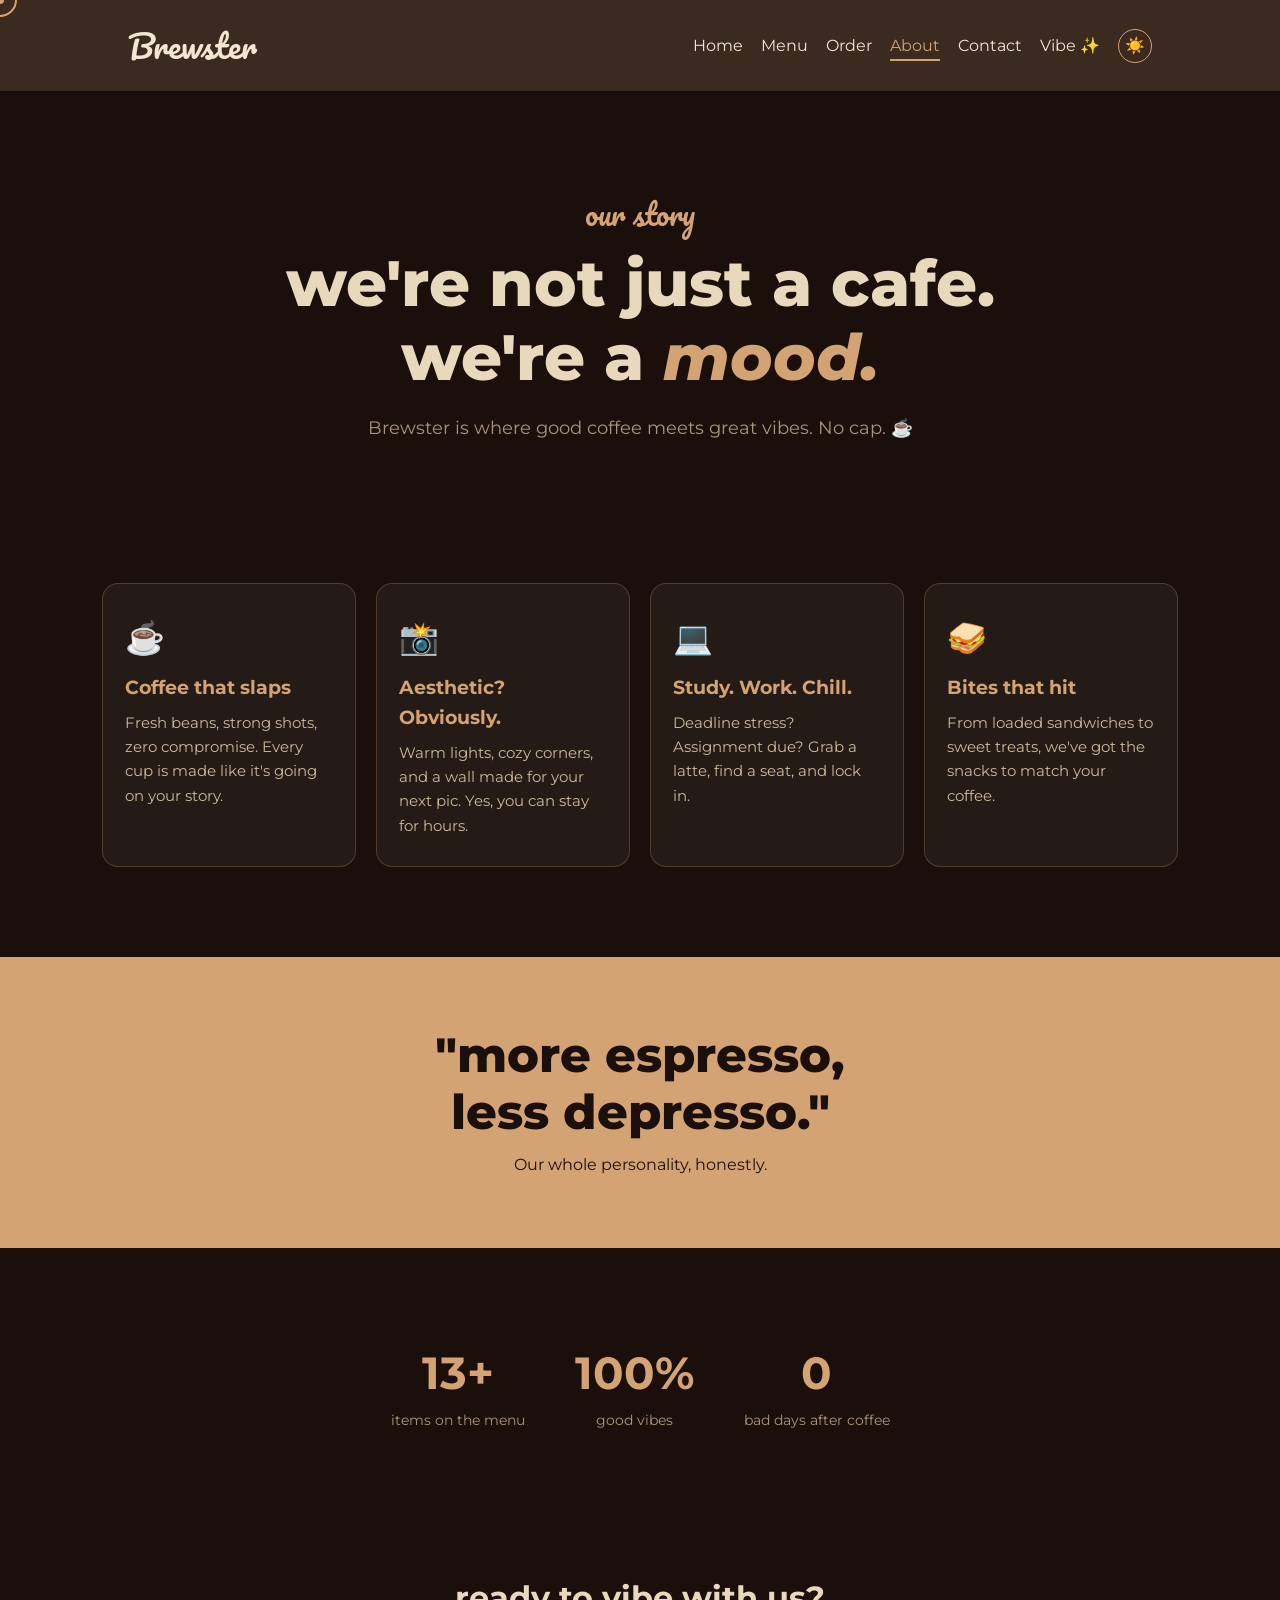
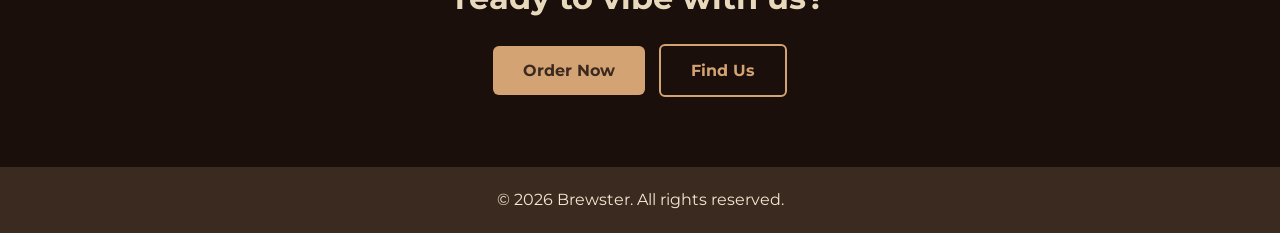
<file: about.html>
<!DOCTYPE html>
<html lang="en">
<head>
  <meta charset="UTF-8">
  <meta name="viewport" content="width=device-width, initial-scale=1.0">
  <title>Brewster | About</title>
  <link rel="preconnect" href="https://fonts.googleapis.com">
  <link href="https://fonts.googleapis.com/css2?family=Montserrat:wght@400;600;800&family=Pacifico&display=swap" rel="stylesheet">
  <link rel="stylesheet" href="style.css">
</head>
<body>

  <header>
    <nav>
      <h2 class="logo">Brewster</h2>
      <ul>
        <li><a href="index.html">Home</a></li>
        <li><a href="menu.html">Menu</a></li>
        <li><a href="order.html">Order</a></li>
        <li><a href="about.html" class="active">About</a></li>
        <li><a href="contact.html">Contact</a></li>
      </ul>
    </nav>
  </header>

  <main class="about-page">

    <section class="about-hero">
      <p class="script">our story</p>
      <h1>we're not just a cafe.<br>we're a <span>mood.</span></h1>
      <p class="about-sub">Brewster is where good coffee meets great vibes. No cap. ☕</p>
    </section>

    <section class="about-cards">
      <div class="about-card">
        <span class="emoji">☕</span>
        <h3>Coffee that slaps</h3>
        <p>Fresh beans, strong shots, zero compromise. Every cup is made like it's going on your story.</p>
      </div>
      <div class="about-card">
        <span class="emoji">📸</span>
        <h3>Aesthetic? Obviously.</h3>
        <p>Warm lights, cozy corners, and a wall made for your next pic. Yes, you can stay for hours.</p>
      </div>
      <div class="about-card">
        <span class="emoji">💻</span>
        <h3>Study. Work. Chill.</h3>
        <p>Deadline stress? Assignment due? Grab a latte, find a seat, and lock in.</p>
      </div>
      <div class="about-card">
        <span class="emoji">🥪</span>
        <h3>Bites that hit</h3>
        <p>From loaded sandwiches to sweet treats, we've got the snacks to match your coffee.</p>
      </div>
    </section>

    <section class="about-quote">
      <h2>"more espresso,<br>less depresso."</h2>
      <p>Our whole personality, honestly.</p>
    </section>

    <section class="about-stats">
      <div><b>13+</b><span>items on the menu</span></div>
      <div><b>100%</b><span>good vibes</span></div>
      <div><b>0</b><span>bad days after coffee</span></div>
    </section>

    <section class="about-cta">
      <h2>ready to vibe with us?</h2>
      <a href="order.html" class="btn">Order Now</a>
      <a href="contact.html" class="btn btn-outline">Find Us</a>
    </section>

  </main>

  <footer>
    <p>&copy; 2026 Brewster. All rights reserved.</p>
  </footer>

  <script src="script.js"></script>
  <script src="features.js"></script>
</body>
</html>
</file>
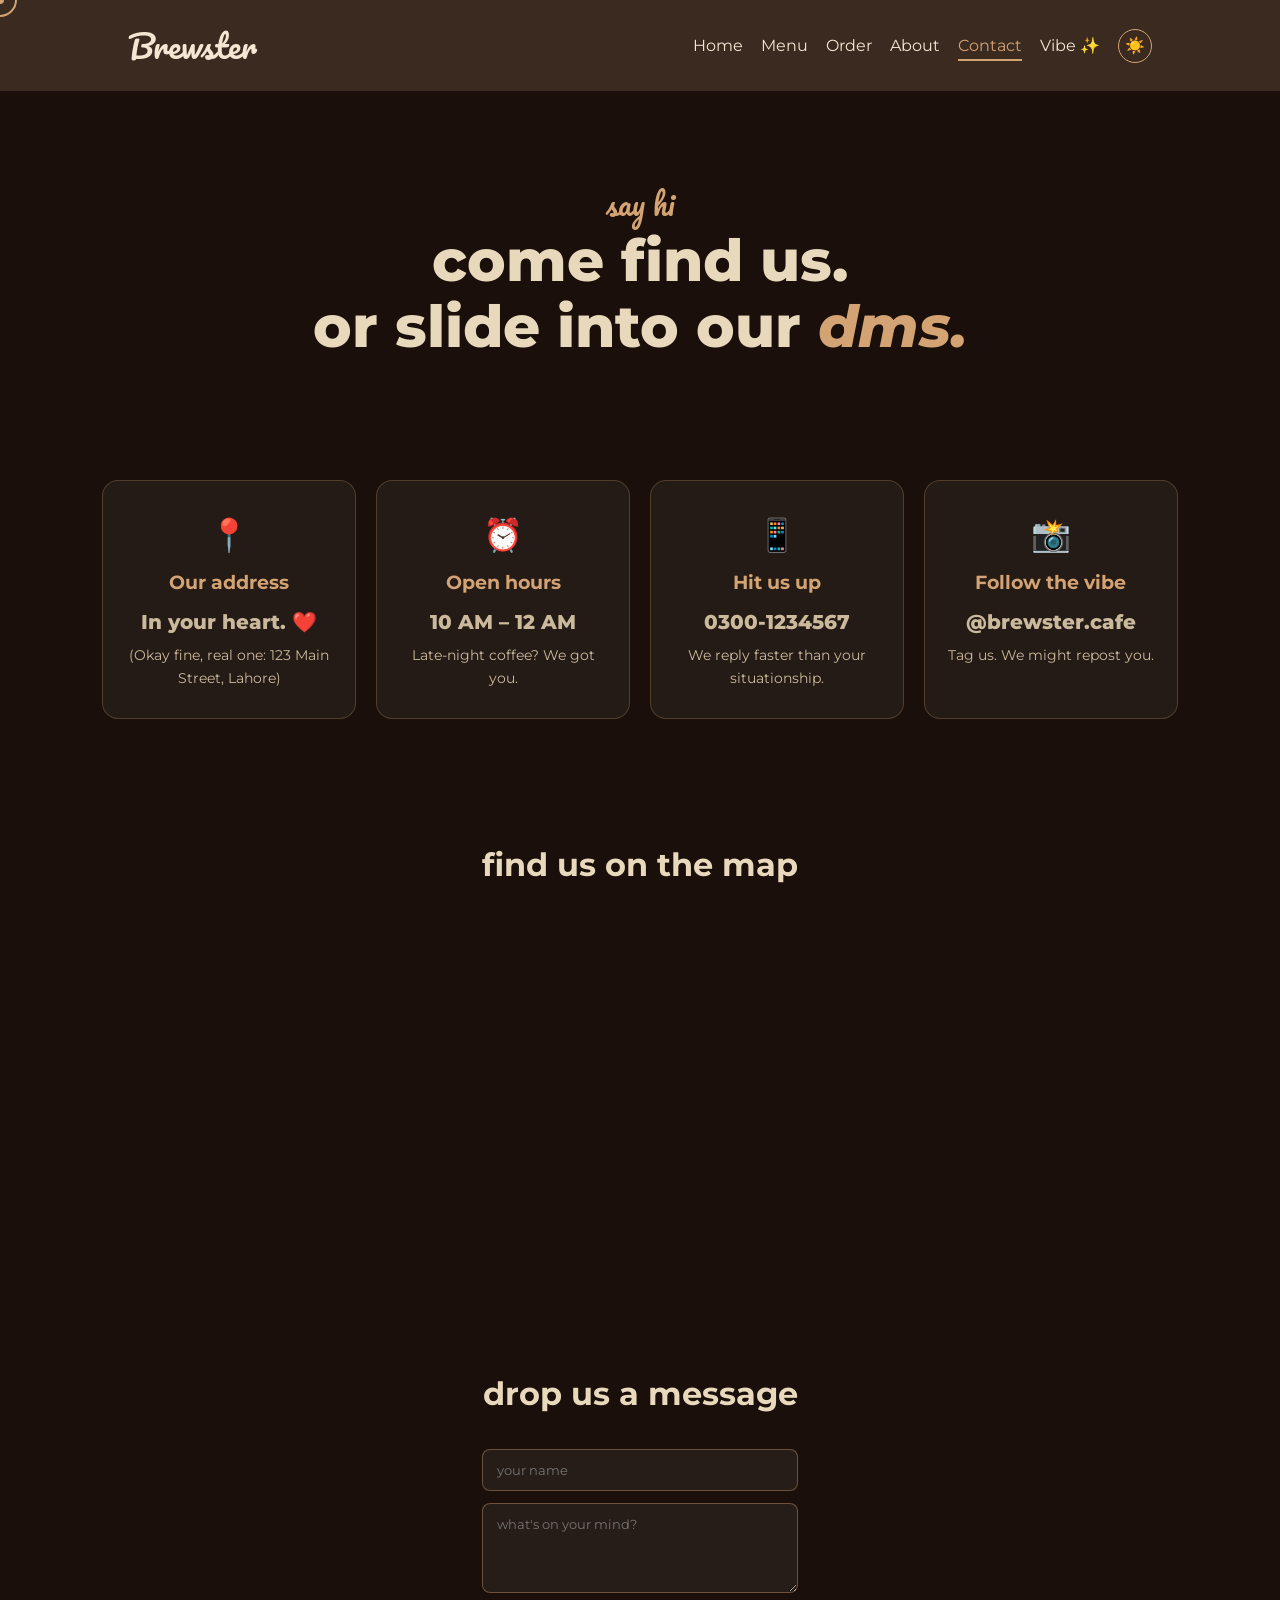
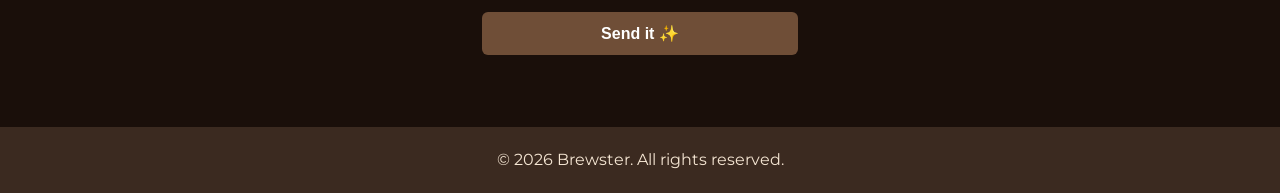
<file: contact.html>
<!DOCTYPE html>
<html lang="en">
<head>
  <meta charset="UTF-8">
  <meta name="viewport" content="width=device-width, initial-scale=1.0">
  <title>Brewster | Contact</title>
  <link rel="preconnect" href="https://fonts.googleapis.com">
  <link href="https://fonts.googleapis.com/css2?family=Montserrat:wght@400;600;800&family=Pacifico&display=swap" rel="stylesheet">
  <link rel="stylesheet" href="style.css">
</head>
<body>

  <header>
    <nav>
      <h2 class="logo">Brewster</h2>
      <ul>
        <li><a href="index.html">Home</a></li>
        <li><a href="menu.html">Menu</a></li>
        <li><a href="order.html">Order</a></li>
        <li><a href="about.html">About</a></li>
        <li><a href="contact.html" class="active">Contact</a></li>
      </ul>
    </nav>
  </header>

  <main class="contact-page">

    <section class="contact-hero">
      <p class="script">say hi</p>
      <h1>come find us.<br>or slide into our <span>DMs.</span></h1>
    </section>

    <section class="contact-cards">
      <div class="contact-card">
        <span class="emoji">📍</span>
        <h3>Our address</h3>
        <p class="big">In your heart. ❤️</p>
        <p>(Okay fine, real one: 123 Main Street, Lahore)</p>
      </div>
      <div class="contact-card">
        <span class="emoji">⏰</span>
        <h3>Open hours</h3>
        <p class="big">10 AM – 12 AM</p>
        <p>Late-night coffee? We got you.</p>
      </div>
      <div class="contact-card">
        <span class="emoji">📱</span>
        <h3>Hit us up</h3>
        <p class="big">0300-1234567</p>
        <p>We reply faster than your situationship.</p>
      </div>
      <div class="contact-card">
        <span class="emoji">📸</span>
        <h3>Follow the vibe</h3>
        <p class="big">@brewster.cafe</p>
        <p>Tag us. We might repost you.</p>
      </div>
    </section>
    <section class="map-box">
      <h2>find us on the map</h2>
      <iframe
        src="https://www.google.com/maps?q=Lahore&output=embed"
        width="100%" height="320" style="border:0; border-radius:14px;"
        loading="lazy" allowfullscreen
        title="Brewster location"></iframe>
    </section>
    <section class="contact-form-box">
      <h2>drop us a message</h2>
      <form id="contact-form">
        <input type="text" id="c-name" placeholder="your name" required>
        <textarea id="c-msg" rows="4" placeholder="what's on your mind?" required></textarea>
        <button type="submit" class="btn-full">Send it ✨</button>
        <p id="c-thanks"></p>
      </form>
    </section>

  </main>

  <footer>
    <p>&copy; 2026 Brewster. All rights reserved.</p>
  </footer>

  <script src="script.js"></script>
  <script src="features.js"></script>
  <script>
    document.getElementById('contact-form').addEventListener('submit', function (e) {
      e.preventDefault();
      document.getElementById('c-thanks').textContent = 'Message received! We\'ll vibe back soon ☕';
      this.reset();
    });
  </script>
</body>
</html>
</file>
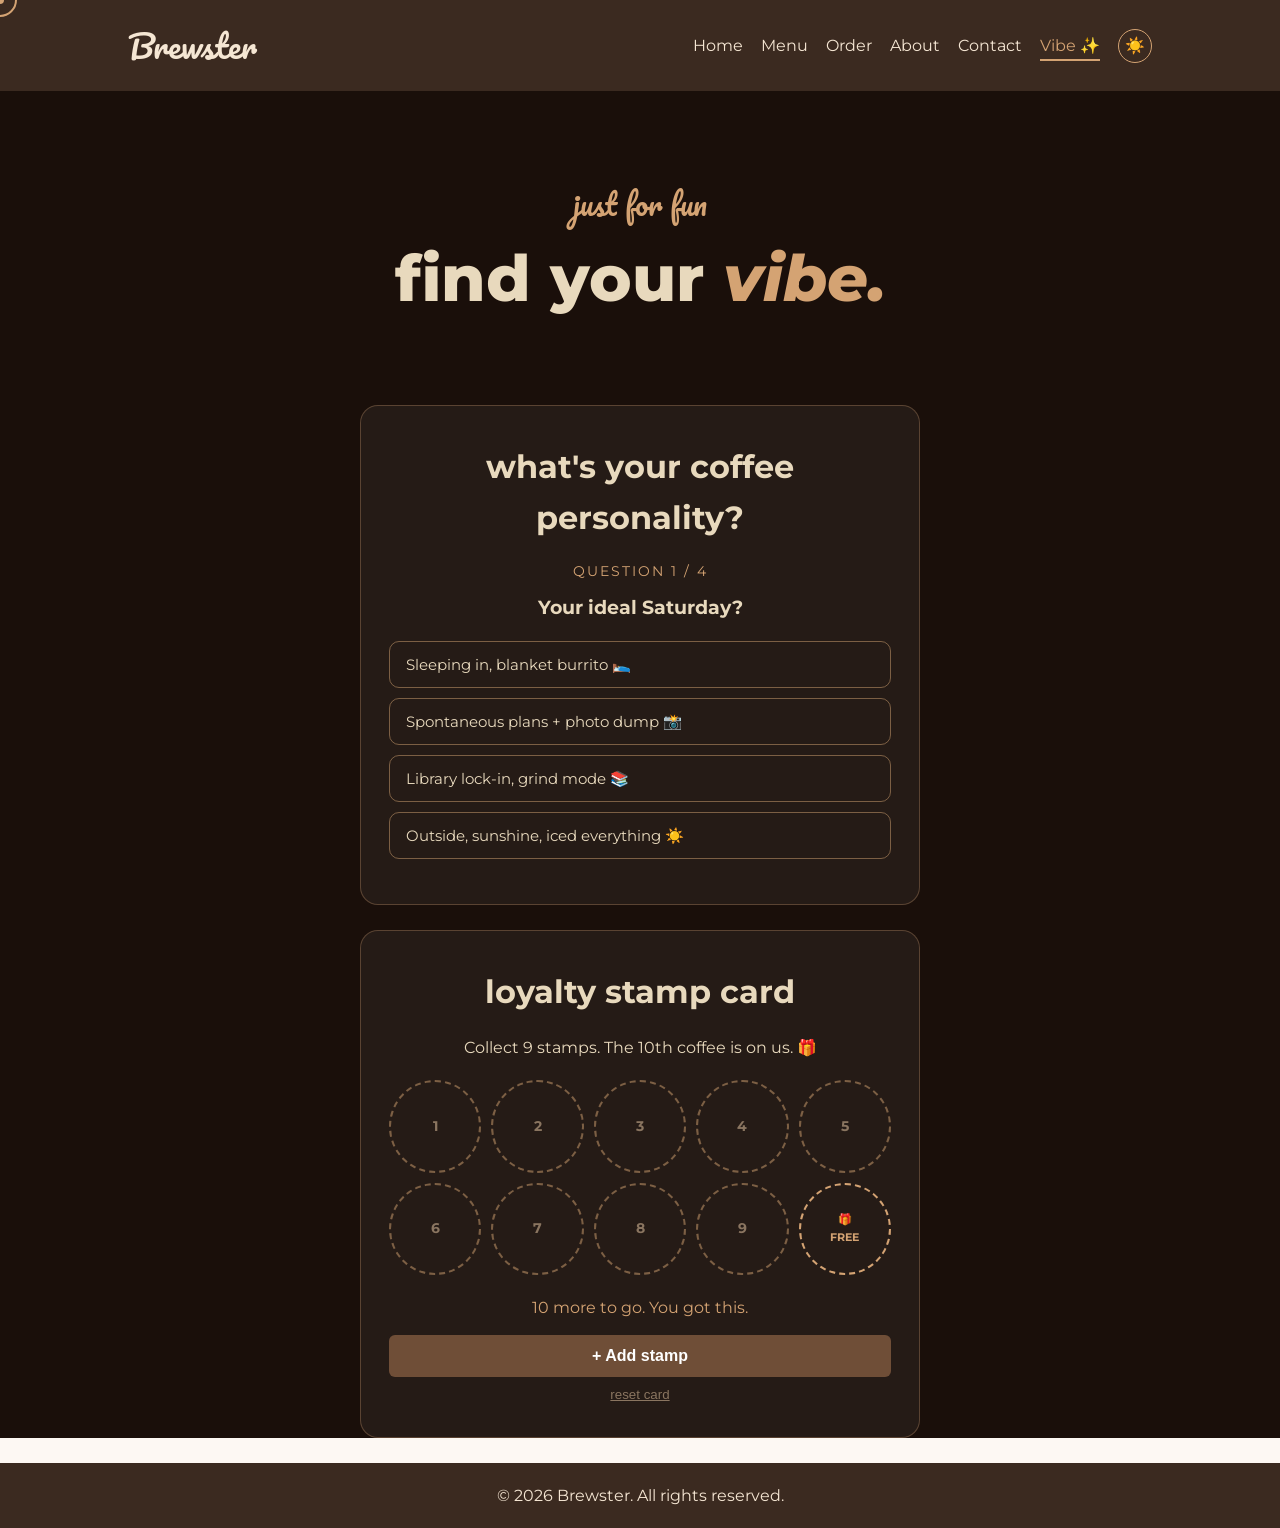
<file: fun.html>
<!DOCTYPE html>
<html lang="en">
<head>
  <meta charset="UTF-8">
  <meta name="viewport" content="width=device-width, initial-scale=1.0">
  <title>Brewster | Vibe</title>
  <link rel="preconnect" href="https://fonts.googleapis.com">
  <link href="https://fonts.googleapis.com/css2?family=Montserrat:wght@400;600;800&family=Pacifico&display=swap" rel="stylesheet">
  <link rel="stylesheet" href="style.css">
</head>
<body>

  <header>
    <nav>
      <h2 class="logo">Brewster</h2>
      <ul>
        <li><a href="index.html">Home</a></li>
        <li><a href="menu.html">Menu</a></li>
        <li><a href="order.html">Order</a></li>
        <li><a href="about.html">About</a></li>
        <li><a href="contact.html">Contact</a></li>
      </ul>
    </nav>
  </header>

  <main class="fun-page">

    <section class="fun-hero">
      <p class="script">just for fun</p>
      <h1>find your <span>vibe.</span></h1>
    </section>

    <section class="quiz-box">
      <h2>what's your coffee personality?</h2>
      <div id="quiz-body"></div>
    </section>

    <section class="stamp-card">
      <h2>loyalty stamp card</h2>
      <p>Collect 9 stamps. The 10th coffee is on us. 🎁</p>
      <div id="stamps"></div>
      <p id="stamp-msg"></p>
      <button id="stamp-add" class="btn-full">+ Add stamp</button>
      <button id="stamp-reset" class="btn-link">reset card</button>
    </section>

  </main>

  <footer>
    <p>&copy; 2026 Brewster. All rights reserved.</p>
  </footer>

  <script src="features.js"></script>
</body>
</html>
</file>
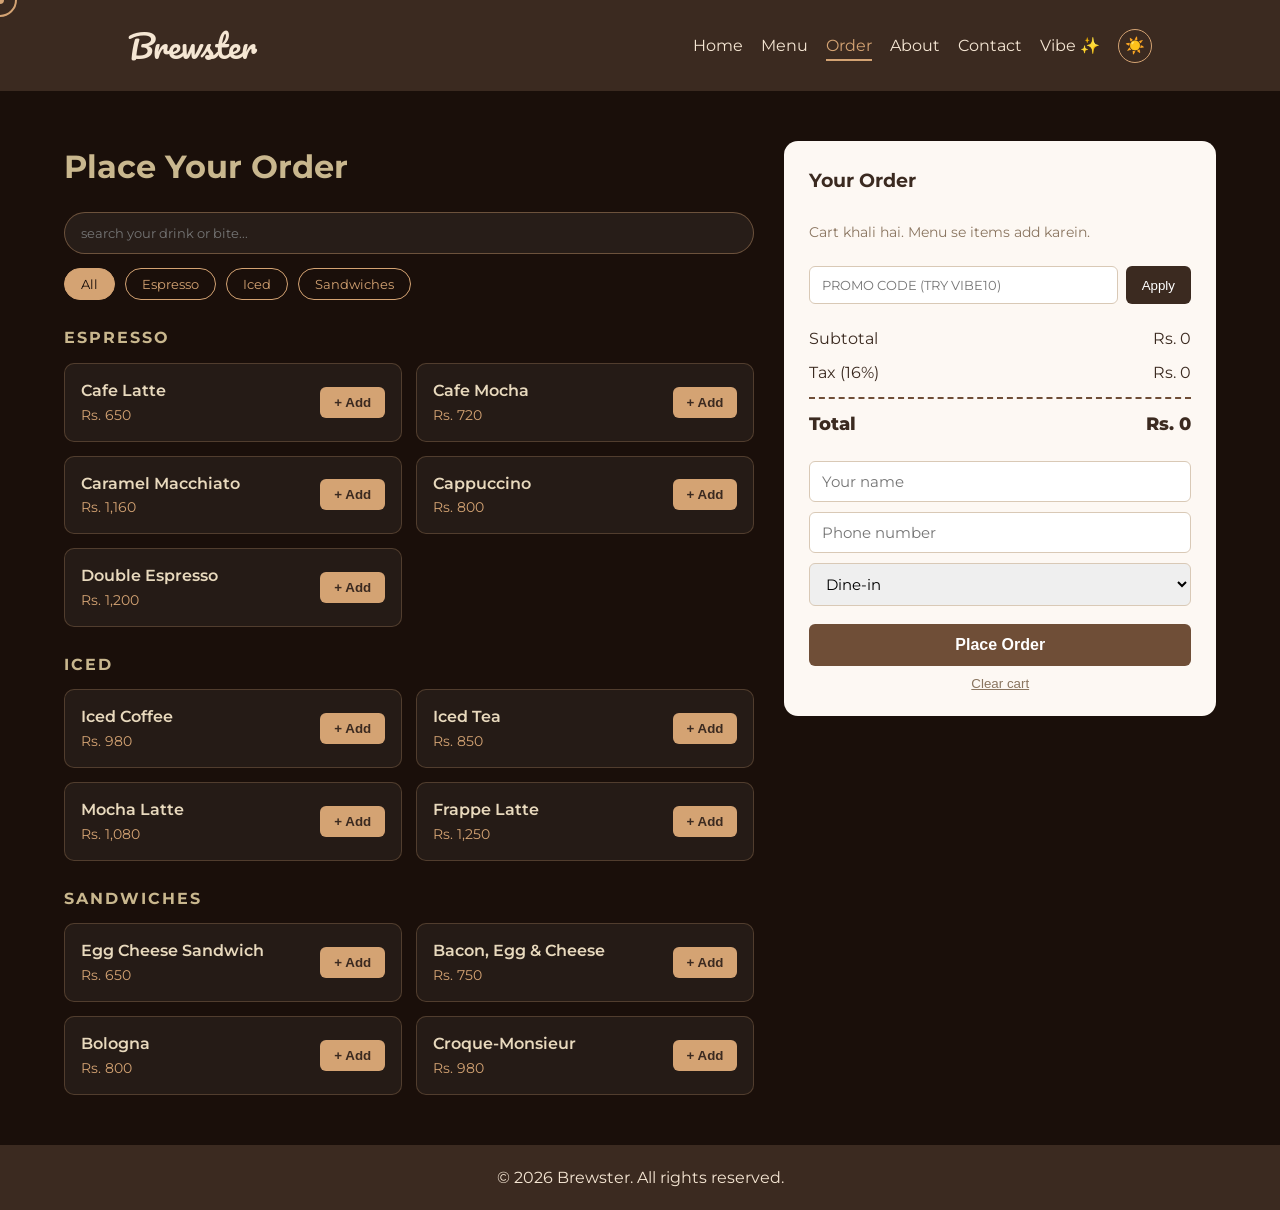
<file: order.html>
<!DOCTYPE html>
<html lang="en">
<head>
  <meta charset="UTF-8">
  <meta name="viewport" content="width=device-width, initial-scale=1.0">
  <title>Brewster | Order</title>
  <link rel="preconnect" href="https://fonts.googleapis.com">
  <link href="https://fonts.googleapis.com/css2?family=Montserrat:wght@400;600;800&family=Pacifico&display=swap" rel="stylesheet">
  <link rel="stylesheet" href="style.css">
</head>
<body>

  <header>
    <nav>
      <h2 class="logo">Brewster</h2>
      <ul>
        <li><a href="index.html">Home</a></li>
        <li><a href="menu.html">Menu</a></li>
        <li><a href="order.html" class="active">Order</a></li>
        <li><a href="about.html">About</a></li>
        <li><a href="contact.html">Contact</a></li>
      </ul>
    </nav>
  </header>

  <main class="order-page">

    <div class="products">
      <h2>Place Your Order</h2>

      <input type="text" id="search" class="search-box" placeholder="search your drink or bite...">

      <div class="filters" id="filters">
        <button class="filter-btn active" data-cat="All">All</button>
        <button class="filter-btn" data-cat="Espresso">Espresso</button>
        <button class="filter-btn" data-cat="Iced">Iced</button>
        <button class="filter-btn" data-cat="Sandwiches">Sandwiches</button>
      </div>

      <div id="product-list"></div>
    </div>

    <aside class="cart">
      <h3>Your Order</h3>

      <div id="cart-items"></div>

      <div class="promo">
        <input type="text" id="promo-input" placeholder="promo code (try VIBE10)">
        <button type="button" id="apply-promo">Apply</button>
      </div>
      <p id="promo-msg"></p>

      <div class="bill">
        <div class="bill-row"><span>Subtotal</span><span id="subtotal">Rs. 0</span></div>
        <div class="bill-row discount" id="discount-row" style="display:none;">
          <span>Discount (<span id="promo-label"></span>)</span><span id="discount">- Rs. 0</span>
        </div>
        <div class="bill-row"><span>Tax (<span id="tax-label"></span>)</span><span id="tax">Rs. 0</span></div>
        <div class="bill-row total"><span>Total</span><span id="total">Rs. 0</span></div>
      </div>

      <div class="checkout">
        <input type="text" id="cust-name" placeholder="Your name">
        <input type="tel" id="cust-phone" placeholder="Phone number">
        <select id="order-type">
          <option value="Dine-in">Dine-in</option>
          <option value="Takeaway">Takeaway</option>
          <option value="Delivery">Delivery</option>
        </select>
        <textarea id="cust-address" placeholder="Delivery address" rows="2" style="display:none;"></textarea>
        <p id="error-msg"></p>
        <button id="place-order" class="btn-full">Place Order</button>
        <button id="clear-cart" class="btn-link">Clear cart</button>
      </div>
    </aside>

  </main>

  <div id="receipt-overlay">
    <div class="receipt">
      <h3>Order Placed! ✅</h3>
      <p id="receipt-info"></p>
      <div id="receipt-items"></div>
      <div class="bill-row total"><span>Total</span><span id="receipt-total"></span></div>
      <p class="thanks">Thank you for ordering from Brewster ☕</p>
      <button id="close-receipt" class="btn-full">Done</button>
    </div>
  </div>

  <footer>
    <p>&copy; 2026 Brewster. All rights reserved.</p>
  </footer>

  <script src="order.js"></script>
  <script src="features.js"></script>
</body>
</html>
</file>
<file: style.css>
* {
  margin: 0;
  padding: 0;
  box-sizing: border-box;
}

body {
  font-family: 'Montserrat', Arial, sans-serif;
  color: #3b2a20;
  background: #fdf8f3;
  line-height: 1.6;
}

section {
  padding: 80px 10%;
  text-align: center;
}

h2 {
  font-size: 2rem;
  margin-bottom: 30px;
}

/* ---------- Intro splash ---------- */
#splash {
  position: fixed;
  inset: 0;
  z-index: 999;
  background:
    linear-gradient(rgba(26, 15, 10, 0.75), rgba(26, 15, 10, 0.75)),
    url('images/intro.jpg') center / cover no-repeat;
  display: flex;
  flex-direction: column;
  justify-content: center;
  align-items: center;
  text-align: center;
  cursor: pointer;
  transition: opacity 1s ease;
}

#splash.hide {
  opacity: 0;
  pointer-events: none;
}

#splash h1 {
  font-size: clamp(2.5rem, 9vw, 5rem);
  line-height: 1.15;
  color: #e8d9bd;
  font-weight: 800;
  text-transform: lowercase;
}

#splash h1 span {
  display: block;
  opacity: 0;
  transform: translateY(20px);
  animation: rise 0.8s ease forwards;
}

#splash h1 span:nth-child(1) { animation-delay: 0.3s; }
#splash h1 span:nth-child(2) { animation-delay: 0.8s; color: #d4a373; }
#splash h1 span:nth-child(3) { animation-delay: 1.4s; }
#splash h1 span:nth-child(4) { animation-delay: 1.9s; color: #d4a373; }

#splash p {
  margin-top: 30px;
  color: #8a7560;
  font-size: 0.85rem;
  letter-spacing: 3px;
  text-transform: uppercase;
  opacity: 0;
  animation: rise 0.8s ease 2.8s forwards;
}

@keyframes rise {
  to { opacity: 1; transform: translateY(0); }
}

/* ---------- Navbar ---------- */
nav {
  display: flex;
  justify-content: space-between;
  align-items: center;
  padding: 20px 10%;
  background: #3b2a20;
}

.logo {
  color: #f5e6d3;
  margin: 0;
  font-family: 'Pacifico', cursive;
  font-weight: 400;
}

nav ul {
  display: flex;
  list-style: none;
  gap: 25px;
}

nav a {
  color: #f5e6d3;
  text-decoration: none;
}

nav a:hover {
  color: #d4a373;
}

/* ---------- Hero ---------- */
#home {
  background: #6f4e37;
  color: #fff;
  padding: 140px 10%;
}

#home h1 {
  font-size: 3rem;
  margin-bottom: 15px;
}

#home p {
  font-size: 1.2rem;
  margin-bottom: 30px;
}

.btn {
  display: inline-block;
  background: #d4a373;
  color: #3b2a20;
  padding: 12px 30px;
  border-radius: 6px;
  text-decoration: none;
  font-weight: bold;
}

.btn:hover {
  background: #e6b98a;
}

/* ---------- Menu board ---------- */
#menu {
  position: relative;
  overflow: hidden;
  background:
    linear-gradient(rgba(26, 15, 10, 0.65), rgba(26, 15, 10, 0.65)),
    url('images/beans.jpg') center / cover no-repeat;
  padding: 80px 5%;
}

#beans {
  position: absolute;
  inset: 0;
  z-index: 0;
  pointer-events: none;
}

.bean {
  position: absolute;
  top: -60px;
  border-radius: 50%;
  background: radial-gradient(circle at 30% 30%, #8b5a3c, #3b2012 70%);
  animation: fall linear infinite;
  box-shadow: 0 2px 6px rgba(0, 0, 0, 0.6);
}

.bean::after {
  content: "";
  position: absolute;
  left: 50%;
  top: 8%;
  width: 2px;
  height: 84%;
  background: #140b07;
  border-radius: 50%;
  transform: translateX(-50%) rotate(8deg);
}

@keyframes fall {
  from { top: -60px; transform: rotate(0deg); }
  to   { top: 105%;  transform: rotate(360deg); }
}

.menu-board {
  position: relative;
  z-index: 1;
  max-width: 620px;
  margin: 0 auto;
  padding: 40px 35px;
  background: rgba(26, 15, 10, 0.85);
  border-radius: 14px;
  border: 1px solid rgba(212, 163, 115, 0.3);
  backdrop-filter: blur(3px);
  text-align: left;
}

.script {
  font-family: 'Pacifico', cursive;
  font-size: 2rem;
  color: #c9b78e;
  text-align: center;
}

.menu-title {
  text-align: center;
  font-size: 3rem;
  font-weight: 800;
  color: #c9b78e;
  letter-spacing: 3px;
  margin-bottom: 35px;
}

.menu-cat {
  margin-bottom: 35px;
}

.menu-cat h3 {
  display: flex;
  align-items: center;
  gap: 12px;
  color: #c9b78e;
  font-size: 1.3rem;
  letter-spacing: 2px;
  margin-bottom: 18px;
}

.menu-cat h3::before,
.menu-cat h3::after {
  content: "";
  flex: 1;
  height: 6px;
  border-top: 1px solid #c9b78e;
  border-bottom: 1px solid #c9b78e;
}

.menu-cat ul {
  list-style: none;
}

.menu-cat li {
  display: flex;
  align-items: baseline;
  gap: 8px;
  color: #e8d9bd;
  padding: 6px 0;
  font-size: 1rem;
}

.menu-cat .dots {
  flex: 1;
  border-bottom: 1px dotted rgba(232, 217, 189, 0.35);
  transform: translateY(-4px);
}

.menu-cat .price {
  font-weight: 600;
  color: #d4a373;
  white-space: nowrap;
}

.menu-cat li:hover .item {
  color: #d4a373;
}

/* ---------- About, Contact, Footer ---------- */
#about {
  background: #f5e6d3;
}

#contact p {
  margin-bottom: 8px;
}

footer {
  background: #3b2a20;
  color: #f5e6d3;
  text-align: center;
  padding: 20px;
}

@media (max-width: 500px) {
  .menu-board { padding: 30px 20px; }
  .menu-title { font-size: 2.3rem; }
  .menu-cat li { font-size: 0.9rem; }
}
/* ---------- Multi-page extras ---------- */
nav a.active {
  color: #d4a373;
  border-bottom: 2px solid #d4a373;
  padding-bottom: 4px;
}

.page-section {
  min-height: 70vh;
  display: flex;
  flex-direction: column;
  justify-content: center;
  align-items: center;
}

#menu {
  min-height: 90vh;
}
/* ---------- Order page ---------- */
.order-page {
  display: grid;
  grid-template-columns: 1.6fr 1fr;
  gap: 30px;
  padding: 50px 5%;
  background: #1a0f0a;
  min-height: 90vh;
  align-items: start;
}

.products h2 {
  color: #c9b78e;
  margin-bottom: 10px;
}

.cat-title {
  color: #c9b78e;
  letter-spacing: 2px;
  text-transform: uppercase;
  margin: 25px 0 12px;
  font-size: 1rem;
}

.product-grid {
  display: grid;
  grid-template-columns: repeat(auto-fill, minmax(230px, 1fr));
  gap: 14px;
}

.product {
  display: flex;
  justify-content: space-between;
  align-items: center;
  gap: 10px;
  background: rgba(255, 255, 255, 0.05);
  border: 1px solid rgba(212, 163, 115, 0.25);
  border-radius: 10px;
  padding: 14px 16px;
}

.p-name { color: #e8d9bd; font-weight: 600; }
.p-price { color: #d4a373; font-size: 0.9rem; }

.add-btn {
  background: #d4a373;
  color: #3b2a20;
  border: none;
  padding: 8px 14px;
  border-radius: 6px;
  font-weight: bold;
  cursor: pointer;
  white-space: nowrap;
}

.add-btn:hover { background: #e6b98a; }

.cart {
  position: sticky;
  top: 20px;
  background: #fdf8f3;
  border-radius: 14px;
  padding: 25px;
}

.cart h3 { margin-bottom: 15px; }

.empty { color: #8a7560; font-size: 0.9rem; padding: 10px 0; }

.cart-row {
  display: flex;
  justify-content: space-between;
  align-items: center;
  gap: 10px;
  padding: 10px 0;
  border-bottom: 1px solid #eadfd2;
}

.c-name { font-weight: 600; }
.c-line { font-size: 0.8rem; color: #6b5a4e; }

.qty {
  display: flex;
  align-items: center;
  gap: 8px;
}

.qty button {
  width: 28px;
  height: 28px;
  border: none;
  border-radius: 50%;
  background: #6f4e37;
  color: #fff;
  font-size: 1rem;
  cursor: pointer;
}

.bill { margin: 18px 0; }

.bill-row {
  display: flex;
  justify-content: space-between;
  padding: 4px 0;
}

.bill-row.total {
  border-top: 2px dashed #6f4e37;
  margin-top: 8px;
  padding-top: 10px;
  font-weight: 800;
  font-size: 1.15rem;
}

.checkout input,
.checkout select,
.checkout textarea {
  width: 100%;
  padding: 10px 12px;
  margin-bottom: 10px;
  border: 1px solid #d9c9b6;
  border-radius: 6px;
  font-family: inherit;
  font-size: 0.95rem;
}

#error-msg { color: #c0392b; font-size: 0.85rem; margin-bottom: 8px; }

.btn-full {
  width: 100%;
  padding: 12px;
  background: #6f4e37;
  color: #fff;
  border: none;
  border-radius: 6px;
  font-size: 1rem;
  font-weight: bold;
  cursor: pointer;
}

.btn-full:hover { background: #3b2a20; }

.btn-link {
  display: block;
  margin: 10px auto 0;
  background: none;
  border: none;
  color: #8a7560;
  text-decoration: underline;
  cursor: pointer;
}

/* Receipt popup */
#receipt-overlay {
  display: none;
  position: fixed;
  inset: 0;
  z-index: 1000;
  background: rgba(0, 0, 0, 0.7);
  justify-content: center;
  align-items: center;
  padding: 20px;
}

#receipt-overlay.show { display: flex; }

.receipt {
  background: #fff;
  width: 100%;
  max-width: 400px;
  max-height: 90vh;
  overflow-y: auto;
  border-radius: 12px;
  padding: 28px;
}

.receipt h3 { text-align: center; margin-bottom: 12px; }
.receipt #receipt-info { font-size: 0.9rem; margin-bottom: 15px; color: #6b5a4e; }
.receipt .thanks { text-align: center; margin: 18px 0; font-size: 0.9rem; }

@media (max-width: 850px) {
  .order-page { grid-template-columns: 1fr; }
  .cart { position: static; }
}
/* ---------- About page (Gen Z) ---------- */
.about-page {
  background: #1a0f0a;
  color: #e8d9bd;
}

.about-page section {
  padding: 70px 8%;
  text-align: center;
}

.about-hero {
  padding-top: 100px !important;
}

.about-hero .script {
  font-size: 1.8rem;
  color: #d4a373;
}

.about-hero h1 {
  font-size: clamp(2rem, 6vw, 4rem);
  font-weight: 800;
  line-height: 1.15;
  margin: 10px 0 20px;
  text-transform: lowercase;
}

.about-hero h1 span {
  color: #d4a373;
  font-style: italic;
}

.about-sub {
  color: #a8957d;
  font-size: 1.1rem;
}

.about-cards {
  display: grid;
  grid-template-columns: repeat(auto-fit, minmax(230px, 1fr));
  gap: 20px;
}

.about-card {
  background: rgba(255, 255, 255, 0.05);
  border: 1px solid rgba(212, 163, 115, 0.25);
  border-radius: 16px;
  padding: 28px 22px;
  text-align: left;
  transition: transform 0.2s, border-color 0.2s;
}

.about-card:hover {
  transform: translateY(-6px) rotate(-1deg);
  border-color: #d4a373;
}

.about-card .emoji {
  font-size: 2rem;
  display: block;
  margin-bottom: 10px;
}

.about-card h3 {
  color: #d4a373;
  margin-bottom: 8px;
}

.about-card p {
  color: #cbb99c;
  font-size: 0.95rem;
}

.about-quote {
  background: #d4a373;
  color: #1a0f0a;
  margin: 20px 0;
}

.about-quote h2 {
  font-size: clamp(1.8rem, 5vw, 3rem);
  font-weight: 800;
  line-height: 1.2;
  margin-bottom: 10px;
}

.about-stats {
  display: flex;
  justify-content: center;
  gap: 50px;
  flex-wrap: wrap;
}

.about-stats div {
  display: flex;
  flex-direction: column;
}

.about-stats b {
  font-size: 2.8rem;
  color: #d4a373;
}

.about-stats span {
  color: #a8957d;
  font-size: 0.9rem;
}

.about-cta h2 {
  margin-bottom: 20px;
  text-transform: lowercase;
}

.btn-outline {
  background: transparent;
  color: #d4a373;
  border: 2px solid #d4a373;
  margin-left: 10px;
}

.btn-outline:hover {
  background: #d4a373;
  color: #1a0f0a;
}
/* ---------- Contact page (Gen Z) ---------- */
.contact-page {
  background: #1a0f0a;
  color: #e8d9bd;
}

.contact-page section {
  padding: 60px 8%;
  text-align: center;
}

.contact-hero {
  padding-top: 90px !important;
}

.contact-hero .script {
  font-size: 1.8rem;
  color: #d4a373;
}

.contact-hero h1 {
  font-size: clamp(2rem, 6vw, 3.6rem);
  font-weight: 800;
  line-height: 1.15;
  text-transform: lowercase;
}

.contact-hero h1 span {
  color: #d4a373;
  font-style: italic;
}

.contact-cards {
  display: grid;
  grid-template-columns: repeat(auto-fit, minmax(240px, 1fr));
  gap: 20px;
}

.contact-card {
  background: rgba(255, 255, 255, 0.05);
  border: 1px solid rgba(212, 163, 115, 0.25);
  border-radius: 16px;
  padding: 28px 22px;
  transition: transform 0.2s, border-color 0.2s;
}

.contact-card:hover {
  transform: translateY(-6px);
  border-color: #d4a373;
}

.contact-card .emoji {
  font-size: 2rem;
  display: block;
  margin-bottom: 8px;
}

.contact-card h3 {
  color: #d4a373;
  margin-bottom: 8px;
}

.contact-card .big {
  font-size: 1.25rem;
  font-weight: 800;
  margin-bottom: 6px;
}

.contact-card p {
  color: #cbb99c;
  font-size: 0.9rem;
}

.contact-form-box {
  max-width: 520px;
  margin: 0 auto;
}

.contact-form-box h2 {
  text-transform: lowercase;
}

.contact-form-box input,
.contact-form-box textarea {
  width: 100%;
  padding: 12px 14px;
  margin-bottom: 12px;
  border-radius: 8px;
  border: 1px solid rgba(212, 163, 115, 0.4);
  background: rgba(255, 255, 255, 0.06);
  color: #e8d9bd;
  font-family: inherit;
}

#c-thanks {
  margin-top: 12px;
  color: #d4a373;
}
/* ========== EXTRAS ========== */

/* Navbar zyada links ke liye */
nav { flex-wrap: wrap; gap: 10px; }
nav ul { flex-wrap: wrap; align-items: center; gap: 18px; }

.theme-btn {
  background: none;
  border: 1px solid #d4a373;
  color: #f5e6d3;
  border-radius: 50%;
  width: 34px;
  height: 34px;
  cursor: pointer;
  font-size: 1rem;
}
.theme-btn:hover { background: #d4a373; }

/* ---------- Custom cursor ---------- */
body.has-cursor,
body.has-cursor a,
body.has-cursor button,
body.has-cursor #splash { cursor: none; }

.cursor-dot,
.cursor-ring {
  position: fixed;
  top: 0;
  left: 0;
  pointer-events: none;
  z-index: 10000;
  border-radius: 50%;
}
.cursor-dot { width: 8px; height: 8px; margin: -4px 0 0 -4px; background: #d4a373; }
.cursor-ring {
  width: 34px;
  height: 34px;
  margin: -17px 0 0 -17px;
  border: 2px solid #d4a373;
  transition: width 0.2s, height 0.2s, margin 0.2s, background 0.2s;
}
.cursor-ring.big {
  width: 54px;
  height: 54px;
  margin: -27px 0 0 -27px;
  background: rgba(212, 163, 115, 0.2);
}

/* ---------- Scroll reveal ---------- */
.reveal {
  opacity: 0;
  translate: 0 35px;
  transition: opacity 0.7s ease, translate 0.7s ease, transform 0.2s, border-color 0.2s;
}
.reveal.show { opacity: 1; translate: 0 0; }

/* ---------- Order: search, filters, promo ---------- */
.search-box {
  width: 100%;
  padding: 12px 16px;
  margin: 10px 0 14px;
  border-radius: 30px;
  border: 1px solid rgba(212, 163, 115, 0.4);
  background: rgba(255, 255, 255, 0.06);
  color: #e8d9bd;
  font-family: inherit;
}

.filters { display: flex; flex-wrap: wrap; gap: 10px; }

.filter-btn {
  background: transparent;
  color: #d4a373;
  border: 1px solid #d4a373;
  padding: 7px 16px;
  border-radius: 30px;
  cursor: pointer;
  font-family: inherit;
}
.filter-btn:hover,
.filter-btn.active { background: #d4a373; color: #1a0f0a; }

.empty-search { color: #a8957d; margin-top: 25px; }

.promo { display: flex; gap: 8px; margin-top: 12px; }
.promo input {
  flex: 1;
  padding: 10px 12px;
  border: 1px solid #d9c9b6;
  border-radius: 6px;
  font-family: inherit;
  text-transform: uppercase;
}
.promo button {
  background: #3b2a20;
  color: #fff;
  border: none;
  padding: 0 16px;
  border-radius: 6px;
  cursor: pointer;
}
#promo-msg { font-size: 0.85rem; margin-top: 6px; color: #c0392b; }
#promo-msg.ok { color: #2e7d32; }
.bill-row.discount { color: #2e7d32; }

/* ---------- Reviews slider ---------- */
.reviews {
  background: #1a0f0a;
  color: #e8d9bd;
  text-align: center;
}
.reviews .script { color: #d4a373; font-size: 1.6rem; }

.review-wrap {
  display: flex;
  align-items: center;
  justify-content: center;
  gap: 15px;
  max-width: 720px;
  margin: 0 auto;
}

#review-box {
  flex: 1;
  min-height: 190px;
  display: flex;
  flex-direction: column;
  justify-content: center;
  background: rgba(255, 255, 255, 0.05);
  border: 1px solid rgba(212, 163, 115, 0.3);
  border-radius: 16px;
  padding: 28px 24px;
}
#review-box.in { animation: fadeUp 0.6s ease; }
@keyframes fadeUp {
  from { opacity: 0; transform: translateY(15px); }
  to   { opacity: 1; transform: translateY(0); }
}

.r-stars { color: #d4a373; letter-spacing: 3px; margin-bottom: 8px; }
.r-text { font-size: 1.15rem; font-weight: 600; margin-bottom: 12px; }
.r-name { color: #a8957d; font-size: 0.9rem; }

.rev-btn {
  background: none;
  border: 1px solid #d4a373;
  color: #d4a373;
  width: 40px;
  height: 40px;
  border-radius: 50%;
  font-size: 1.4rem;
  cursor: pointer;
}
.rev-btn:hover { background: #d4a373; color: #1a0f0a; }

#review-dots { margin-top: 18px; display: flex; justify-content: center; gap: 8px; }
#review-dots button {
  width: 10px;
  height: 10px;
  border-radius: 50%;
  border: none;
  background: #5a4636;
  cursor: pointer;
}
#review-dots button.on { background: #d4a373; }

/* ---------- Map ---------- */
.map-box { max-width: 900px; margin: 0 auto; }
.map-box h2 { text-transform: lowercase; }

/* ---------- Vibe page (quiz + stamps) ---------- */
.fun-page { background: #1a0f0a; color: #e8d9bd; }
.fun-page section { padding: 50px 8%; text-align: center; }

.fun-hero { padding-top: 90px !important; }
.fun-hero .script { color: #d4a373; font-size: 1.8rem; }
.fun-hero h1 {
  font-size: clamp(2.2rem, 7vw, 4rem);
  font-weight: 800;
  text-transform: lowercase;
}
.fun-hero h1 span { color: #d4a373; font-style: italic; }

.quiz-box,
.stamp-card {
  max-width: 560px;
  margin: 25px auto;
  background: rgba(255, 255, 255, 0.05);
  border: 1px solid rgba(212, 163, 115, 0.3);
  border-radius: 18px;
}
.fun-page .quiz-box,
.fun-page .stamp-card { padding: 35px 28px; }

.quiz-box h2,
.stamp-card h2 { text-transform: lowercase; margin-bottom: 18px; }

.q-count {
  color: #d4a373;
  font-size: 0.85rem;
  letter-spacing: 2px;
  text-transform: uppercase;
  margin-bottom: 10px;
}
.quiz-box h3 { margin-bottom: 18px; }

.q-opt {
  display: block;
  width: 100%;
  margin-bottom: 10px;
  padding: 13px 16px;
  background: transparent;
  color: #e8d9bd;
  border: 1px solid rgba(212, 163, 115, 0.5);
  border-radius: 10px;
  font-family: inherit;
  font-size: 0.95rem;
  cursor: pointer;
  text-align: left;
}
.q-opt:hover { background: #d4a373; color: #1a0f0a; }

.q-result { color: #d4a373; font-size: 1.8rem; }
.q-drink { margin: 14px 0 20px; }

#stamps {
  display: grid;
  grid-template-columns: repeat(5, 1fr);
  gap: 10px;
  margin: 20px 0;
}
.stamp {
  aspect-ratio: 1;
  display: flex;
  align-items: center;
  justify-content: center;
  text-align: center;
  border: 2px dashed rgba(212, 163, 115, 0.5);
  border-radius: 50%;
  color: #8a7560;
  font-size: 0.85rem;
  font-weight: 700;
}
.stamp.filled { background: #d4a373; border-style: solid; font-size: 1.5rem; }
.stamp.gift { border-color: #d4a373; color: #d4a373; font-size: 0.7rem; }
#stamp-msg { margin-bottom: 14px; color: #d4a373; }

/* ---------- Light mode ---------- */
body.light .order-page,
body.light .about-page,
body.light .contact-page,
body.light .fun-page { background: #fdf8f3; color: #3b2a20; }

body.light .reviews { background: #f5e6d3; color: #3b2a20; }

body.light .products h2,
body.light .cat-title { color: #6f4e37; }

body.light .product,
body.light .about-card,
body.light .contact-card,
body.light #review-box,
body.light .quiz-box,
body.light .stamp-card {
  background: #fff;
  border-color: #e3d3bf;
}

body.light .p-name,
body.light .q-opt { color: #3b2a20; }

body.light .about-card p,
body.light .contact-card p,
body.light .about-sub,
body.light .about-stats span,
body.light .r-name { color: #6b5a4e; }

body.light .about-hero h1,
body.light .contact-hero h1,
body.light .about-cta h2,
body.light .contact-form-box h2 { color: #3b2a20; }

body.light .search-box,
body.light .contact-form-box input,
body.light .contact-form-box textarea {
  background: #fff;
  color: #3b2a20;
  border-color: #d9c9b6;
}
body.light .stamp { color: #a8957d; }
body.light .stamp.filled { color: #3b2a20; }
body.light #review-dots button { background: #cdb99f; }
body.light #review-dots button.on { background: #6f4e37; }

@media (max-width: 600px) {
  #stamps { gap: 6px; }
  .rev-btn { width: 34px; height: 34px; }
}/* ---------- Coffee Q&A ---------- */
.qna {
  background: #1a0f0a;
  color: #e8d9bd;
  text-align: center;
}

.qna .script { color: #d4a373; font-size: 1.6rem; }
.qna h2 { text-transform: lowercase; }

.qna-box {
  max-width: 560px;
  margin: 0 auto;
  padding: 32px 26px;
  background: rgba(255, 255, 255, 0.05);
  border: 1px solid rgba(212, 163, 115, 0.3);
  border-radius: 18px;
  text-align: left;
}

.qna-count {
  color: #d4a373;
  font-size: 0.85rem;
  letter-spacing: 2px;
  text-transform: uppercase;
  margin-bottom: 10px;
}

.qna-box h3 { margin-bottom: 18px; }

.qna-opt {
  display: block;
  width: 100%;
  margin-bottom: 10px;
  padding: 13px 16px;
  background: transparent;
  color: #e8d9bd;
  border: 1px solid rgba(212, 163, 115, 0.5);
  border-radius: 10px;
  font-family: inherit;
  font-size: 0.95rem;
  text-align: left;
  cursor: pointer;
  transition: background 0.2s;
}

.qna-opt:hover { background: rgba(212, 163, 115, 0.2); }
.qna-opt.right { background: #2e7d32; border-color: #2e7d32; color: #fff; }
.qna-opt.wrong { background: #c0392b; border-color: #c0392b; color: #fff; }

.qna-fact { margin: 12px 0; color: #cbb99c; font-size: 0.9rem; min-height: 22px; }

.qna-next,
.qna-retry {
  background: #d4a373;
  color: #1a0f0a;
  border: none;
  padding: 10px 22px;
  border-radius: 6px;
  font-weight: bold;
  font-family: inherit;
  cursor: pointer;
}

.qna-retry {
  background: none;
  color: #d4a373;
  text-decoration: underline;
  display: block;
  margin: 12px 0 0;
}

.qna-score { color: #d4a373; font-size: 2.5rem; }
.qna-box .btn { margin-top: 14px; }

body.light .qna { background: #f5e6d3; color: #3b2a20; }
body.light .qna-box { background: #fff; border-color: #e3d3bf; }
body.light .qna-opt { color: #3b2a20; }
body.light .qna-fact { color: #6b5a4e; }
</file>
